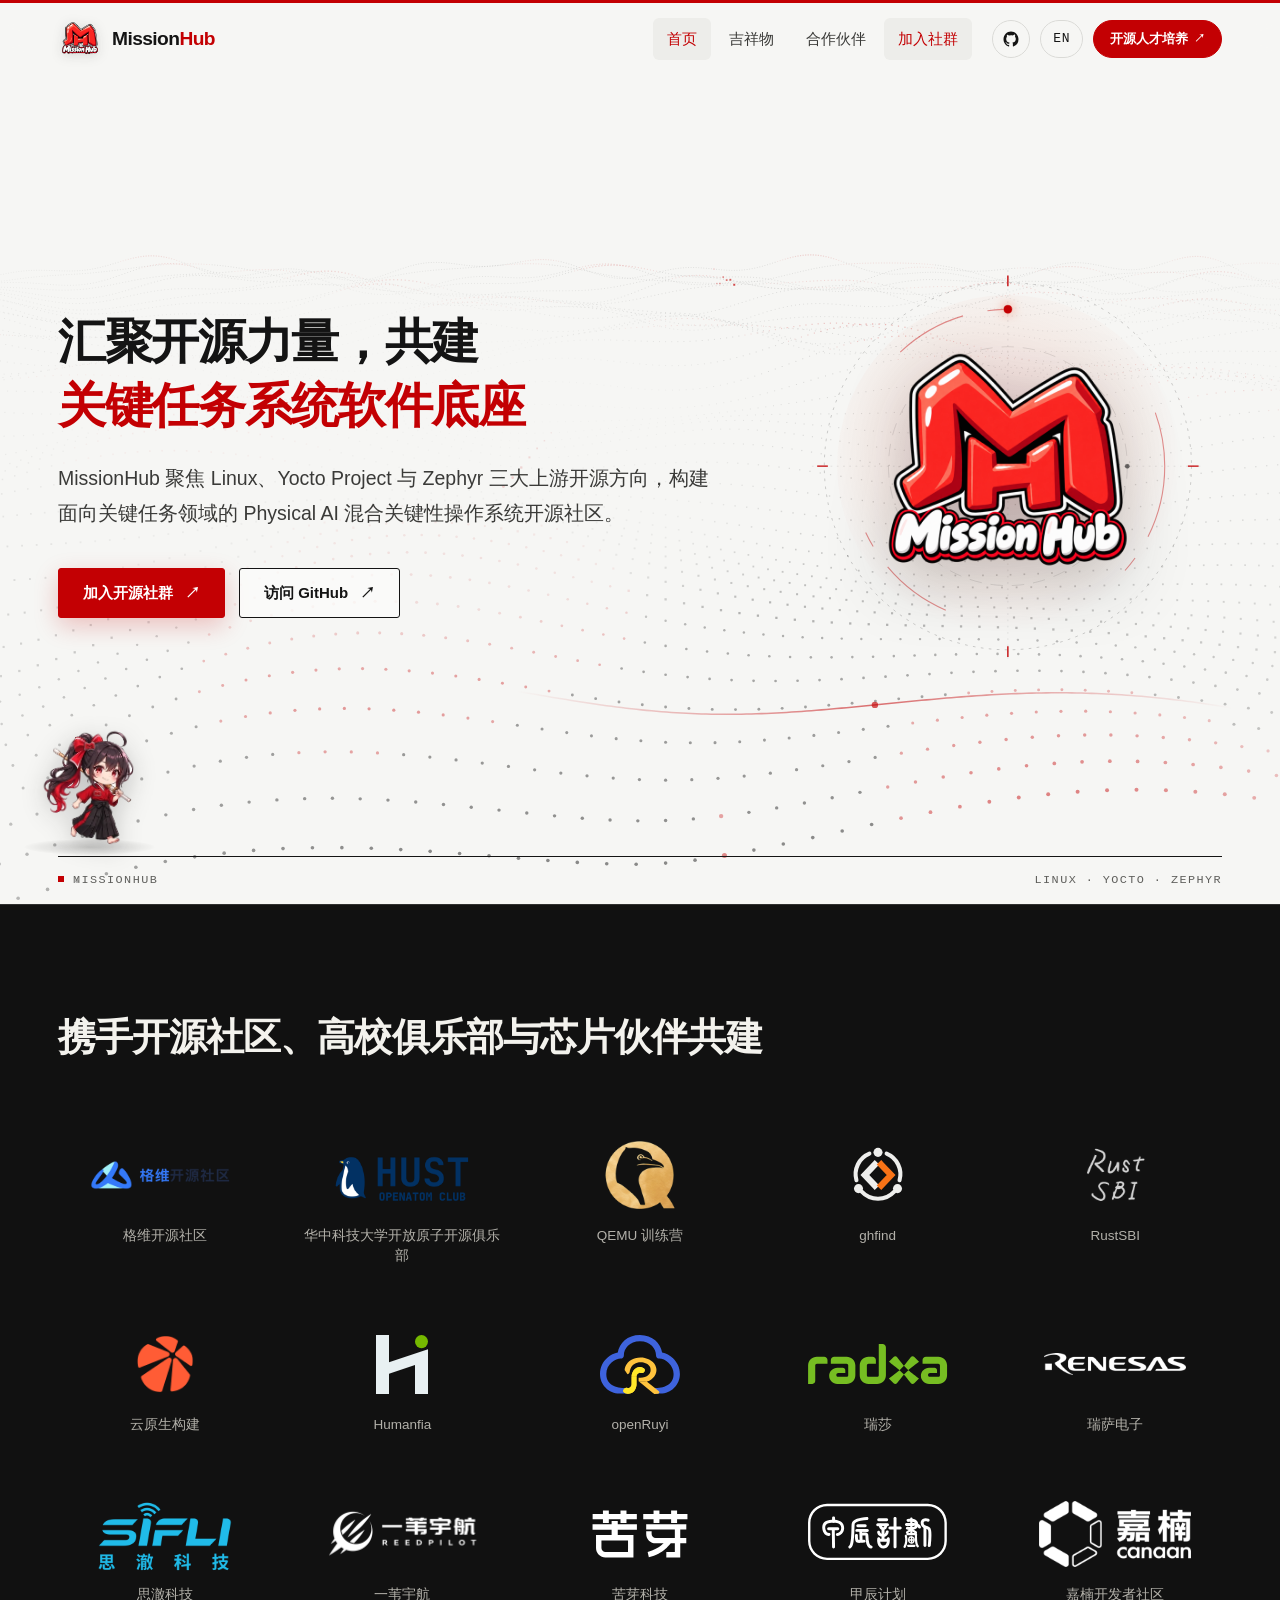
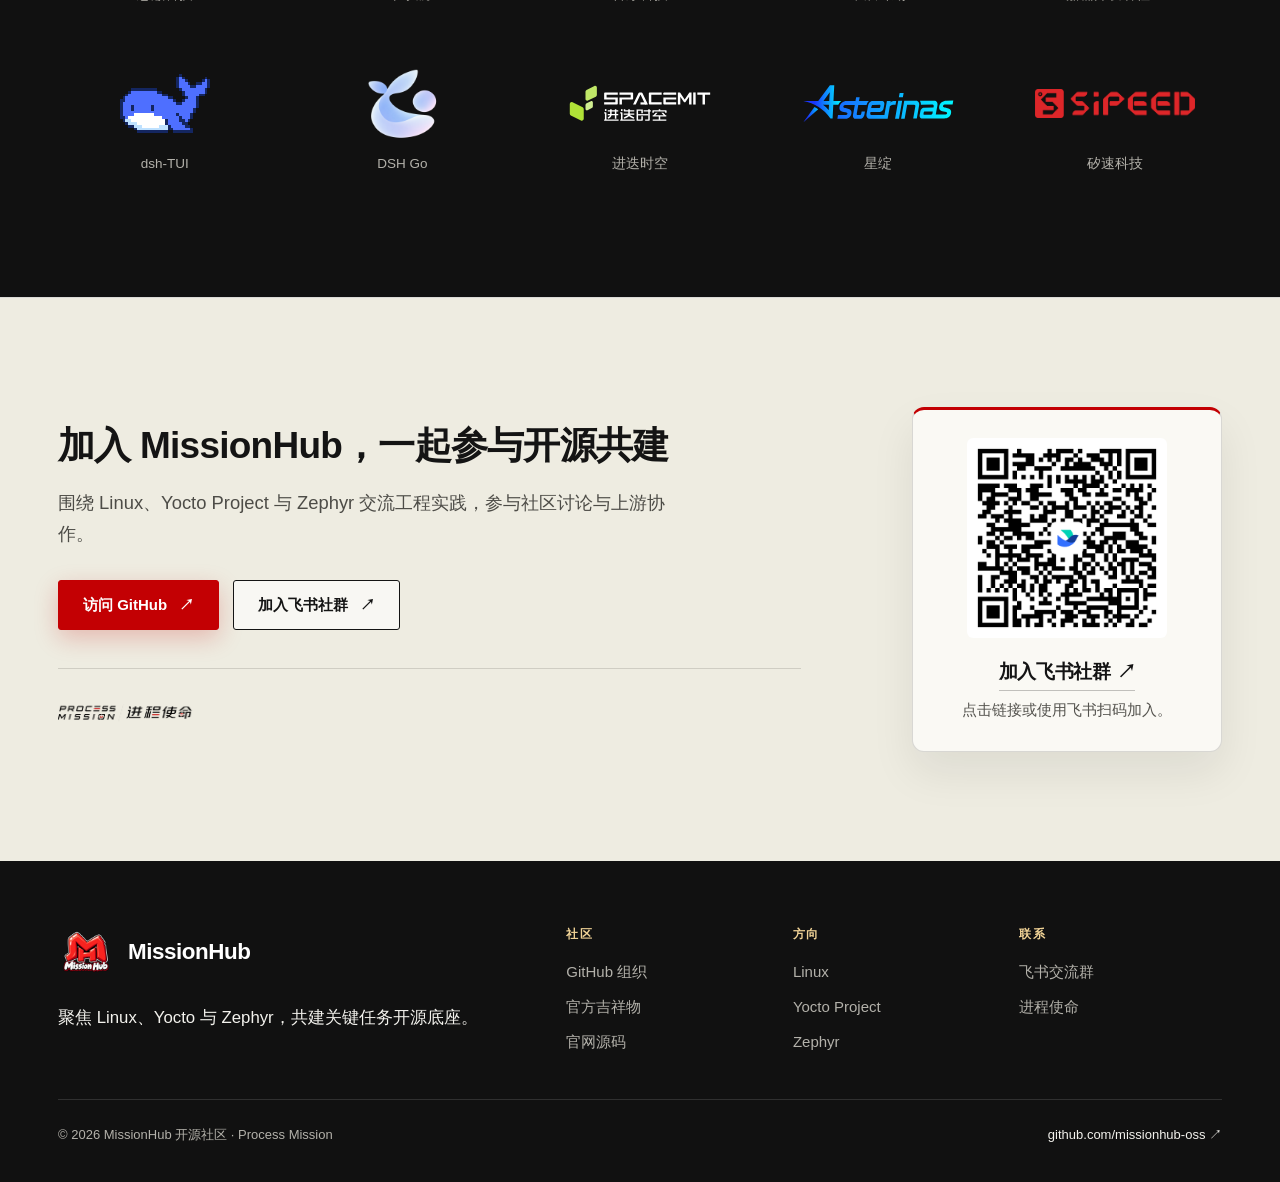
<file: index.html>
<!doctype html>
<html lang="zh-CN">
<head>
  <meta charset="utf-8">
  <meta name="viewport" content="width=device-width, initial-scale=1">
  <meta name="theme-color" content="#F6F6F4">
  <title>MissionHub 开源社区</title>
  <meta name="description" content="MissionHub 聚焦 Linux、Yocto Project 与 Zephyr 三大上游开源方向，构建面向关键任务领域的 Physical AI 混合关键性操作系统开源社区。">
  <meta property="og:title" content="MissionHub 开源社区">
  <meta property="og:description" content="MissionHub 聚焦 Linux、Yocto Project 与 Zephyr 三大上游开源方向，构建面向关键任务领域的 Physical AI 混合关键性操作系统开源社区。">
  <meta property="og:type" content="website">
  <meta property="og:image" content="./assets/missionhub-logo-web.png">
  <link rel="icon" href="./assets/favicon.png" type="image/png">
  <link rel="stylesheet" href="./styles/tokens.css">
  <link rel="stylesheet" href="./styles/main.css">
</head>
<body id="top" data-page="home">
  <a class="skip-link" href="#main" data-i18n="skip">跳转到正文</a>

  <header class="site-header">
    <div class="shell header-inner">
      <a class="brand" href="./" aria-label="MissionHub 开源社区首页" data-i18n-aria-label="nav.homeAria">
        <img class="brand-logo" src="./assets/missionhub-logo-web.png" width="44" height="44" alt="MissionHub Logo">
        <span class="brand-name">Mission<span>Hub</span></span>
      </a>

      <nav class="main-nav" id="main-nav" aria-label="主导航" data-i18n-aria-label="nav.aria">
        <a href="./" aria-current="page" data-i18n="nav.home">首页</a>
        <a href="./mascot/" data-i18n="nav.mascot">吉祥物</a>
        <a href="#partners" data-i18n="nav.partners">合作伙伴</a>
        <a href="#join" data-i18n="nav.join">加入社群</a>
      </nav>

      <div class="header-actions">
        <a class="icon-btn" href="https://github.com/missionhub-oss" target="_blank" rel="noopener noreferrer" aria-label="MissionHub GitHub">
          <svg width="18" height="18" viewBox="0 0 24 24" fill="currentColor" aria-hidden="true">
            <path d="M12 2C6.48 2 2 6.58 2 12.26c0 4.54 2.87 8.39 6.84 9.75.5.09.68-.22.68-.49 0-.24-.01-.88-.01-1.72-2.78.62-3.37-1.37-3.37-1.37-.45-1.18-1.11-1.49-1.11-1.49-.91-.64.07-.63.07-.63 1 .07 1.53 1.06 1.53 1.06.89 1.57 2.34 1.12 2.91.85.09-.66.35-1.12.63-1.38-2.22-.26-4.56-1.14-4.56-5.08 0-1.12.39-2.04 1.03-2.76-.1-.26-.45-1.3.1-2.71 0 0 .84-.28 2.75 1.05A9.35 9.35 0 0 1 12 6.84c.85 0 1.71.12 2.51.35 1.91-1.33 2.75-1.05 2.75-1.05.55 1.41.2 2.45.1 2.71.64.72 1.03 1.64 1.03 2.76 0 3.95-2.34 4.82-4.57 5.07.36.32.68.94.68 1.9 0 1.37-.01 2.48-.01 2.82 0 .27.18.59.69.49A10.27 10.27 0 0 0 22 12.26C22 6.58 17.52 2 12 2Z"/>
          </svg>
        </a>
        <button type="button" class="lang-toggle" id="lang-toggle" aria-label="Switch to English">EN</button>
        <a class="header-cta" href="https://missionhub-oss.github.io/mfcp/" target="_blank" rel="noopener noreferrer">
          <span data-i18n="nav.mfcp">开源人才培养</span>
          <span class="header-cta-arrow" aria-hidden="true">↗</span>
        </a>
        <button type="button" class="menu-toggle" id="menu-toggle" aria-expanded="false" aria-controls="main-nav" aria-label="打开导航菜单">
          <svg width="20" height="20" viewBox="0 0 24 24" fill="none" stroke="currentColor" stroke-width="1.8" stroke-linecap="round" aria-hidden="true">
            <path class="i-open" d="M4 7h16M4 12h16M4 17h16"/>
            <path class="i-close" d="M6 6l12 12M18 6L6 18" hidden/>
          </svg>
        </button>
      </div>
    </div>
  </header>

  <main id="main">
    <!-- Full-viewport Hero: Dot-sea wave canvas + kinetic MissionHub emblem stage -->
    <section class="hero" aria-labelledby="hero-title">
      <canvas class="hero-field" id="hero-field" aria-hidden="true"></canvas>

      <div class="shell hero-grid">
        <div class="hero-copy">
          <h1 id="hero-title">
            <span data-i18n="hero.title1">汇聚开源力量，共建</span>
            <span class="accent" data-i18n="hero.title2">关键任务系统软件底座</span>
          </h1>
          <p class="hero-lead" data-i18n="hero.lead">MissionHub 聚焦 Linux、Yocto Project 与 Zephyr 三大上游开源方向，构建面向关键任务领域的 Physical AI 混合关键性操作系统开源社区。</p>

          <div class="btn-row">
            <a class="btn btn-primary" href="https://applink.feishu.cn/client/chat/chatter/add_by_link?link_token=d5cqd95c-407b-4c87-8bb0-fd7293fa0193" target="_blank" rel="noopener noreferrer">
              <span data-i18n="hero.ctaPrimary">加入开源社群</span>
              <span class="btn-arrow" aria-hidden="true">↗</span>
            </a>
            <a class="btn btn-outline" href="https://github.com/missionhub-oss" target="_blank" rel="noopener noreferrer">
              <span data-i18n="hero.ctaSecondary">访问 GitHub</span>
              <span class="btn-arrow" aria-hidden="true">↗</span>
            </a>
          </div>
        </div>

        <div class="hub-stage" aria-hidden="true">
          <svg class="hub-dial" viewBox="0 0 480 480">
            <line class="hub-axis" x1="20" y1="240" x2="460" y2="240"/>
            <line class="hub-axis" x1="240" y1="20" x2="240" y2="460"/>
            <circle class="hub-ring-outer" cx="240" cy="240" r="206"/>
            <g class="hub-ring-orbit">
              <circle cx="240" cy="240" r="176" fill="none"/>
              <circle class="hub-orbit-dot" cx="240" cy="64" r="4.5"/>
            </g>
            <g class="hub-ring-inner">
              <circle cx="240" cy="240" r="134" fill="none" stroke-dasharray="14 10"/>
              <circle cx="374" cy="240" r="2.6" fill="#141414" opacity="0.6"/>
            </g>
            <path class="hub-tick" d="M240 26v12M240 442v12M26 240h12M442 240h12"/>
          </svg>

          <div class="hub-logo-wrap">
            <img src="./assets/missionhub-logo-web.png" width="640" height="640" alt="MissionHub 官方标识">
          </div>
        </div>
      </div>

      <div class="shell hero-foot" aria-hidden="true">
        <div class="hero-foot-inner">
          <span><i></i>MISSIONHUB</span>
          <span>LINUX · YOCTO · ZEPHYR</span>
        </div>
      </div>
    </section>

    <!-- Obsidian Dark Band — Ecosystem Partners -->
    <section class="section band-dark" id="partners" aria-labelledby="partners-title">
      <div class="shell">
        <div class="section-head-simple">
          <h2 class="section-title highlight-title one-line" id="partners-title"><span data-i18n="partners.title">携手开源社区、高校俱乐部与芯片伙伴共建</span></h2>
        </div>

        <div class="partner-grid reveal">
          <a class="partner-link partner-gevico" href="https://github.com/gevico" target="_blank" rel="noopener noreferrer">
            <span class="partner-logo"><img src="./assets/partners/gevico.png" alt="" width="400" height="131" loading="lazy"></span>
            <span class="partner-name" data-i18n="partners.gevico">格维开源社区</span>
          </a>
          <a class="partner-link partner-hust" href="https://hust.openatom.club/" target="_blank" rel="noopener noreferrer">
            <span class="partner-logo"><img src="./assets/partners/hust-openatom.png" alt="" width="400" height="172" loading="lazy"></span>
            <span class="partner-name" data-i18n="partners.hust">华中科技大学开放原子开源俱乐部</span>
          </a>
          <a class="partner-link partner-qemu-camp" href="https://qemu.gevico.online/" target="_blank" rel="noopener noreferrer">
            <span class="partner-logo"><img src="./assets/partners/qemu-camp.png" alt="" width="400" height="400" loading="lazy"></span>
            <span class="partner-name" data-i18n="partners.qemucamp">QEMU 训练营</span>
          </a>
          <a class="partner-link partner-ghfind" href="https://ghfind.com/" target="_blank" rel="noopener noreferrer">
            <span class="partner-logo"><img src="./assets/partners/ghfind-mark.svg" alt="" width="64" height="64" loading="lazy"></span>
            <span class="partner-name" data-i18n="partners.ghfind">ghfind</span>
          </a>
          <a class="partner-link partner-rustsbi" href="https://rustsbi.com/#/main" target="_blank" rel="noopener noreferrer">
            <span class="partner-logo"><img src="./assets/partners/rustsbi.png" alt="" width="200" height="200" loading="lazy"></span>
            <span class="partner-name" data-i18n="partners.rustsbi">RustSBI</span>
          </a>
          <a class="partner-link partner-cnb" href="https://cnb.cool/" target="_blank" rel="noopener noreferrer">
            <span class="partner-logo"><img src="./assets/partners/cnb.png" alt="" width="128" height="128" loading="lazy"></span>
            <span class="partner-name" data-i18n="partners.cnb">云原生构建</span>
          </a>
          <a class="partner-link partner-humanfia" href="https://humanfia.ai/" target="_blank" rel="noopener noreferrer">
            <span class="partner-logo"><img src="./assets/partners/humanfia.svg" alt="" width="96" height="108" loading="lazy"></span>
            <span class="partner-name" data-i18n="partners.humanfia">Humanfia</span>
          </a>
          <a class="partner-link partner-openruyi" href="https://www.openruyi.cn/" target="_blank" rel="noopener noreferrer">
            <span class="partner-logo"><img src="./assets/partners/openruyi.svg" alt="" width="261" height="192" loading="lazy"></span>
            <span class="partner-name" data-i18n="partners.openruyi">openRuyi</span>
          </a>
          <a class="partner-link partner-radxa" href="https://radxa.com/community/" target="_blank" rel="noopener noreferrer">
            <span class="partner-logo"><img src="./assets/partners/radxa.svg" alt="" width="64" height="20" loading="lazy"></span>
            <span class="partner-name" data-i18n="partners.radxa">瑞莎</span>
          </a>
          <a class="partner-link partner-renesas" href="https://www.renesas.com/" target="_blank" rel="noopener noreferrer">
            <span class="partner-logo"><img src="./assets/partners/renesas.png" alt="" width="400" height="64" loading="lazy"></span>
            <span class="partner-name" data-i18n="partners.renesas">瑞萨电子</span>
          </a>
          <a class="partner-link partner-sifli" href="https://www.sifli.com/zh-hans" target="_blank" rel="noopener noreferrer">
            <span class="partner-logo"><img src="./assets/partners/sifli.png" alt="" width="400" height="400" loading="lazy"></span>
            <span class="partner-name" data-i18n="partners.sifli">思澈科技</span>
          </a>
          <a class="partner-link partner-reedpilot" href="https://www.reedpilot.com/" target="_blank" rel="noopener noreferrer">
            <span class="partner-logo"><img src="./assets/partners/reedpilot.png" alt="" width="400" height="400" loading="lazy"></span>
            <span class="partner-name" data-i18n="partners.reedpilot">一苇宇航</span>
          </a>
          <a class="partner-link partner-kubuds" href="https://kubuds.io/" target="_blank" rel="noopener noreferrer">
            <span class="partner-logo"><img src="./assets/partners/kubuds.svg" alt="" width="176" height="100" loading="lazy"></span>
            <span class="partner-name" data-i18n="partners.kubuds">苦芽科技</span>
          </a>
          <a class="partner-link partner-jiachen" href="https://rv2036.org/" target="_blank" rel="noopener noreferrer">
            <span class="partner-logo"><img src="./assets/partners/jiachen.svg" alt="" width="1191" height="1191" loading="lazy"></span>
            <span class="partner-name" data-i18n="partners.jiachen">甲辰计划</span>
          </a>
          <a class="partner-link partner-canaan" href="https://www.kendryte.com/" target="_blank" rel="noopener noreferrer">
            <span class="partner-logo"><img src="./assets/partners/canaan.png" alt="" width="400" height="174" loading="lazy"></span>
            <span class="partner-name" data-i18n="partners.canaan">嘉楠开发者社区</span>
          </a>
          <a class="partner-link partner-dsh-tui" href="https://dshtui.com/" target="_blank" rel="noopener noreferrer">
            <span class="partner-logo"><img src="./assets/partners/dsh-tui.svg" alt="" width="204" height="138" loading="lazy"></span>
            <span class="partner-name" data-i18n="partners.dshtui">dsh-TUI</span>
          </a>
          <a class="partner-link partner-dsh-go" href="https://go.dshtui.com/" target="_blank" rel="noopener noreferrer">
            <span class="partner-logo"><img src="./assets/partners/dsh-go.png" alt="" width="400" height="400" loading="lazy"></span>
            <span class="partner-name" data-i18n="partners.dshgo">DSH Go</span>
          </a>
          <a class="partner-link partner-spacemit" href="https://www.spacemit.com/" target="_blank" rel="noopener noreferrer">
            <span class="partner-logo"><img src="./assets/partners/spacemit.svg" alt="" width="1920" height="523" loading="lazy"></span>
            <span class="partner-name" data-i18n="partners.spacemit">进迭时空</span>
          </a>
          <a class="partner-link partner-asterinas" href="https://asterinas.github.io/" target="_blank" rel="noopener noreferrer">
            <span class="partner-logo"><img src="./assets/partners/asterinas.svg" alt="" width="430" height="112" loading="lazy"></span>
            <span class="partner-name" data-i18n="partners.asterinas">星绽</span>
          </a>
          <a class="partner-link partner-sipeed" href="https://sipeed.com/" target="_blank" rel="noopener noreferrer">
            <span class="partner-logo"><img src="./assets/partners/sipeed.svg" alt="" width="3000" height="538" loading="lazy"></span>
            <span class="partner-name" data-i18n="partners.sipeed">矽速科技</span>
          </a>
        </div>
      </div>
    </section>

    <!-- Warm Paper Finale: Join MissionHub & Feishu Group -->
    <section class="section band-paper" id="join" aria-labelledby="join-title">
      <div class="shell join-grid">
        <div class="join-copy reveal">
          <h2 id="join-title" data-i18n="join.title">加入 MissionHub，一起参与开源共建</h2>
          <p data-i18n="join.body">围绕 Linux、Yocto Project 与 Zephyr 交流工程实践，参与社区讨论与上游协作。</p>

          <div class="btn-row">
            <a class="btn btn-primary" href="https://github.com/missionhub-oss" target="_blank" rel="noopener noreferrer">
              <span data-i18n="join.btnOrg">访问 GitHub</span>
              <span class="btn-arrow" aria-hidden="true">↗</span>
            </a>
            <a class="btn btn-outline" href="https://applink.feishu.cn/client/chat/chatter/add_by_link?link_token=d5cqd95c-407b-4c87-8bb0-fd7293fa0193" target="_blank" rel="noopener noreferrer">
              <span data-i18n="join.btnFeishu">加入飞书社群</span>
              <span class="btn-arrow" aria-hidden="true">↗</span>
            </a>
          </div>

          <div class="initiator">
            <a href="https://dsthright.github.io/ProcessMission.webdemo.github.io/" target="_blank" rel="noopener noreferrer" aria-label="Process Mission">
              <img src="./assets/process-mission.png" alt="Process Mission / 进程使命" width="310" height="100" loading="lazy">
            </a>
          </div>
        </div>

        <aside class="community-card reveal">
          <img src="./assets/mfcp-feishu-group.png" alt="MissionHub 飞书交流群二维码" data-i18n-alt="join.qrAlt" width="204" height="204" loading="lazy">
          <h3>
            <a href="https://applink.feishu.cn/client/chat/chatter/add_by_link?link_token=d5cqd95c-407b-4c87-8bb0-fd7293fa0193" target="_blank" rel="noopener noreferrer">
              <span data-i18n="join.cardTitle">加入飞书社群</span>
              <span aria-hidden="true">↗</span>
            </a>
          </h3>
          <p data-i18n="join.cardBody">点击链接或使用飞书扫码加入。</p>
        </aside>
      </div>
    </section>
  </main>

  <footer class="site-footer">
    <div class="shell">
      <div class="footer-top">
        <div>
          <a class="footer-brand" href="#top" aria-label="返回顶部">
            <img src="./assets/missionhub-logo-web.png" width="52" height="52" alt="MissionHub">
            <span class="footer-brand-name">MissionHub</span>
          </a>
          <p class="footer-tagline" data-i18n="footer.tagline">聚焦 Linux、Yocto 与 Zephyr，共建关键任务开源底座。</p>
        </div>

        <div class="footer-cols">
          <div class="footer-col">
            <h4 data-i18n="footer.col1">社区</h4>
            <ul>
              <li><a href="https://github.com/missionhub-oss" target="_blank" rel="noopener noreferrer" data-i18n="footer.org">GitHub 组织</a></li>
              <li><a href="./mascot/" data-i18n="footer.mascot">官方吉祥物</a></li>
              <li><a href="https://github.com/missionhub-oss/website" target="_blank" rel="noopener noreferrer" data-i18n="footer.website">官网源码</a></li>
            </ul>
          </div>
          <div class="footer-col">
            <h4 data-i18n="footer.col2">方向</h4>
            <ul>
              <li><a href="https://www.kernel.org/" target="_blank" rel="noopener noreferrer">Linux</a></li>
              <li><a href="https://www.yoctoproject.org/" target="_blank" rel="noopener noreferrer">Yocto Project</a></li>
              <li><a href="https://zephyrproject.org/" target="_blank" rel="noopener noreferrer">Zephyr</a></li>
            </ul>
          </div>
          <div class="footer-col">
            <h4 data-i18n="footer.col3">联系</h4>
            <ul>
              <li><a href="https://applink.feishu.cn/client/chat/chatter/add_by_link?link_token=d5cqd95c-407b-4c87-8bb0-fd7293fa0193" target="_blank" rel="noopener noreferrer" data-i18n="footer.feishu">飞书交流群</a></li>
              <li><a href="https://dsthright.github.io/ProcessMission.webdemo.github.io/" target="_blank" rel="noopener noreferrer" data-i18n="footer.pm">进程使命</a></li>
            </ul>
          </div>
        </div>
      </div>

      <div class="footer-bottom">
        <span data-i18n="footer.copy">© 2026 MissionHub 开源社区 · Process Mission</span>
        <a href="https://github.com/missionhub-oss" target="_blank" rel="noopener noreferrer">github.com/missionhub-oss ↗</a>
      </div>
    </div>
  </footer>

  <!-- Interactive MissionHub-chan Desktop Pet -->
  <div class="mascot-pet" id="mascot-pet" aria-label="互动吉祥物 MissionHub 娘" data-i18n-aria-label="pet.aria">
    <div class="pet-shadow" aria-hidden="true"></div>
    <div class="pet-mover">
      <div class="pet-fx" aria-hidden="true"></div>
      <button type="button" class="pet-body" aria-label="与 MissionHub 娘互动" data-i18n-aria-label="pet.aria">
        <canvas class="pet-canvas" width="256" height="256" aria-hidden="true"></canvas>
      </button>
    </div>
  </div>

  <script type="module" src="./scripts/main.mjs"></script>
</body>
</html>
</file>
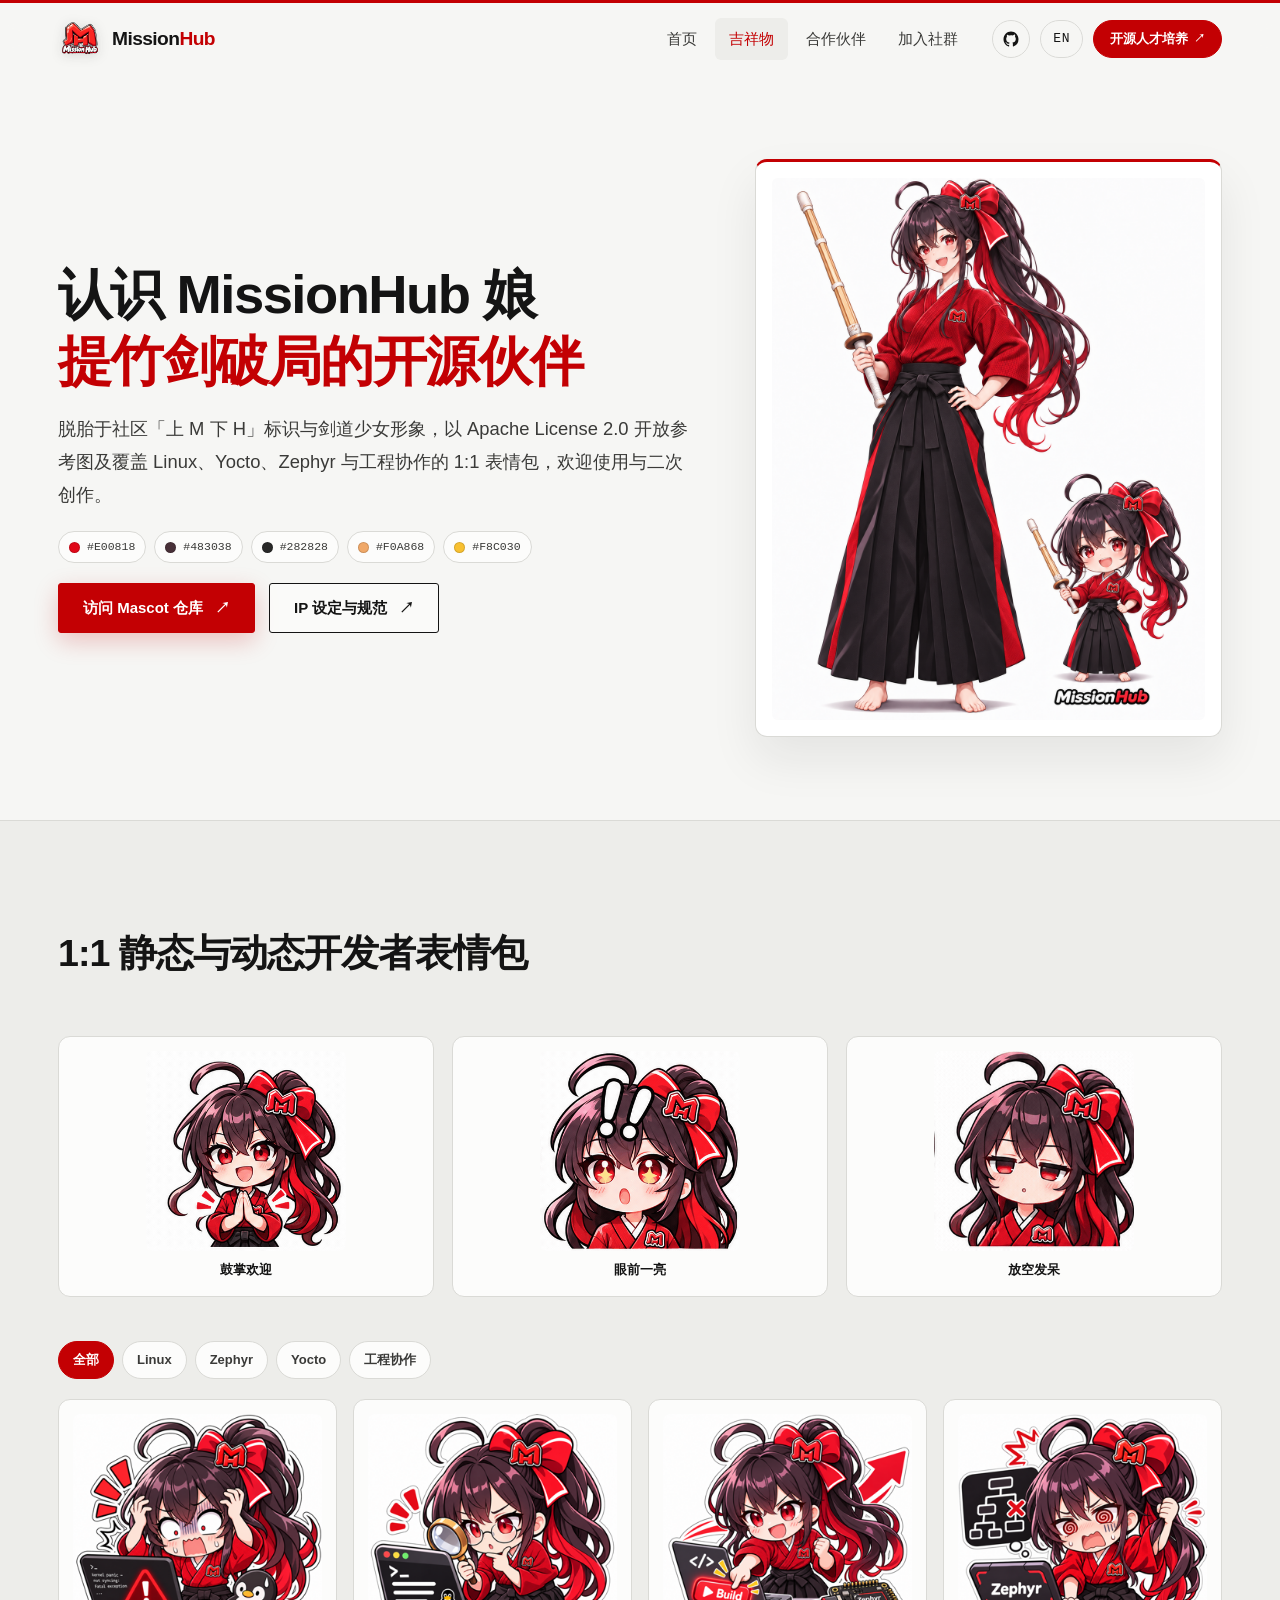
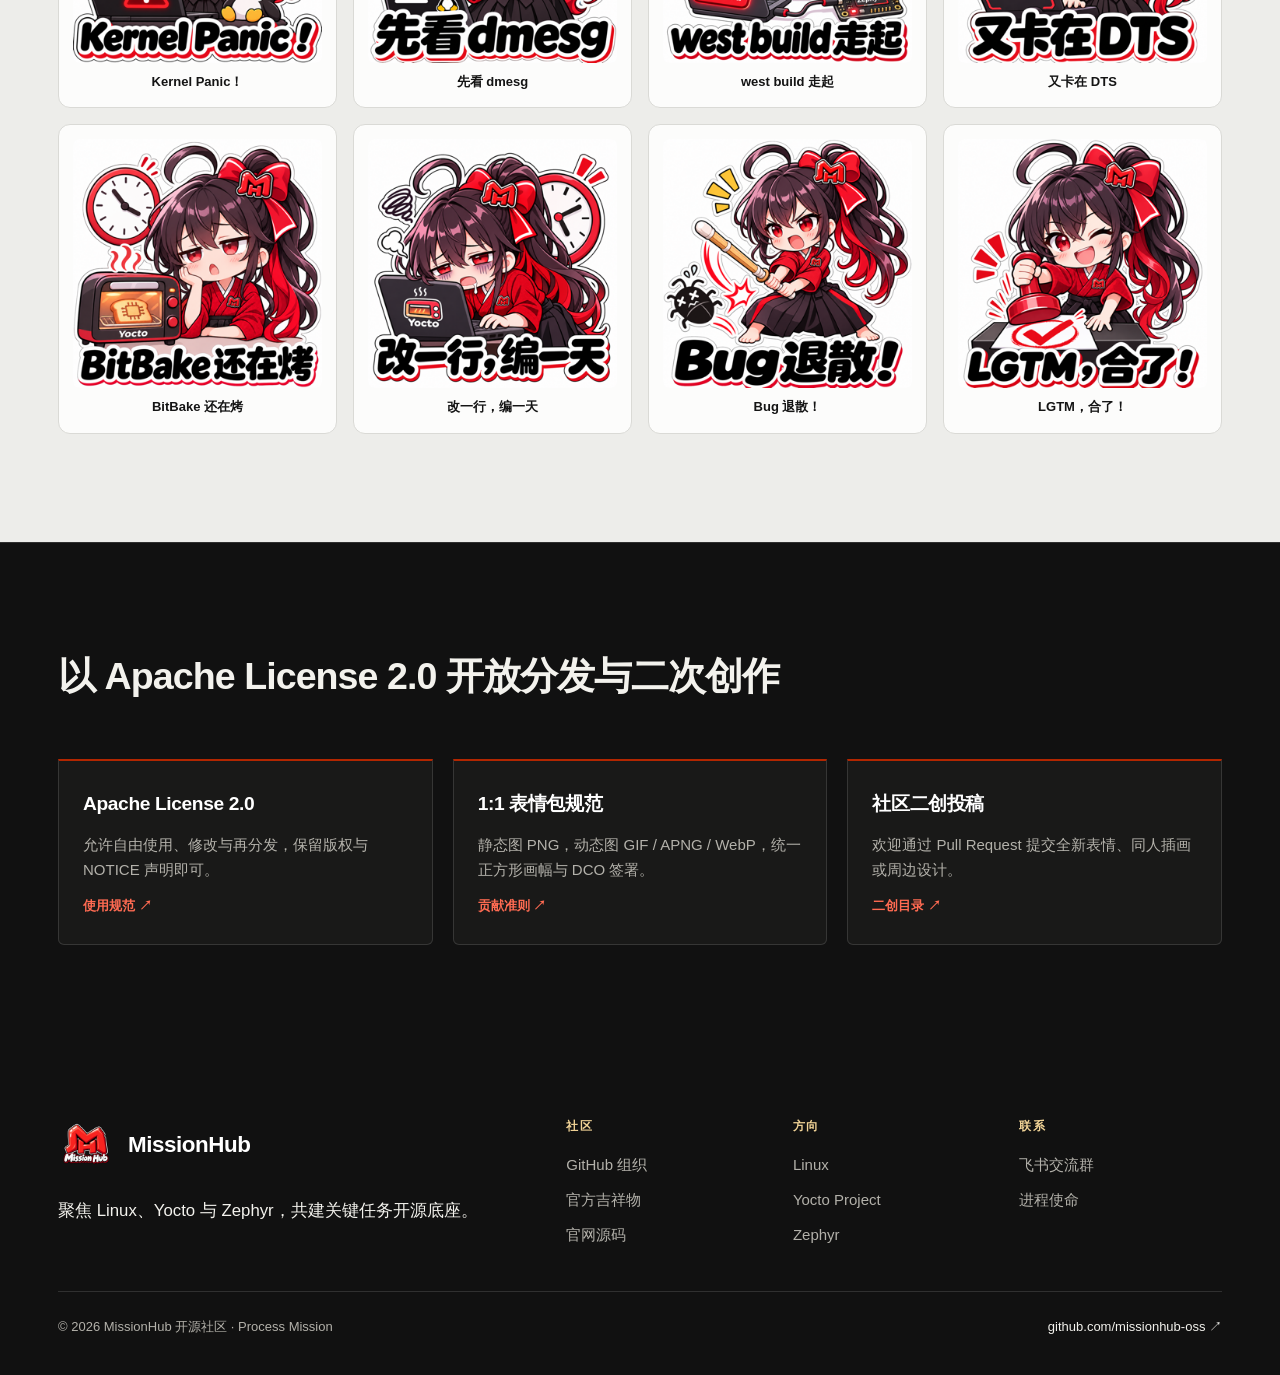
<file: mascot/index.html>
<!doctype html>
<html lang="zh-CN">
<head>
  <meta charset="utf-8">
  <meta name="viewport" content="width=device-width, initial-scale=1">
  <meta name="theme-color" content="#F6F6F4">
  <title>官方吉祥物 MissionHub 娘｜MissionHub 开源社区</title>
  <meta name="description" content="MissionHub 开源社区官方吉祥物 MissionHub 娘形象设定、官方参考图、1:1 静态与动态开发者表情包及 Apache License 2.0 开放二创规范。">
  <meta property="og:title" content="官方吉祥物 MissionHub 娘｜MissionHub 开源社区">
  <meta property="og:description" content="认识提竹剑破局的开源伙伴 MissionHub 娘，浏览官方参考图与 Linux / Yocto / Zephyr 主题 1:1 表情包。">
  <meta property="og:type" content="website">
  <meta property="og:image" content="../assets/mascot/missionhub-chan-reference.png">
  <link rel="icon" href="../assets/favicon.png" type="image/png">
  <link rel="stylesheet" href="../styles/tokens.css">
  <link rel="stylesheet" href="../styles/main.css">
</head>
<body id="top" data-page="mascot">
  <a class="skip-link" href="#main" data-i18n="skip">跳转到正文</a>

  <header class="site-header">
    <div class="shell header-inner">
      <a class="brand" href="../" aria-label="MissionHub 开源社区首页" data-i18n-aria-label="nav.homeAria">
        <img class="brand-logo" src="../assets/missionhub-logo-web.png" width="44" height="44" alt="MissionHub Logo">
        <span class="brand-name">Mission<span>Hub</span></span>
      </a>

      <nav class="main-nav" id="main-nav" aria-label="主导航" data-i18n-aria-label="nav.aria">
        <a href="../" data-i18n="nav.home">首页</a>
        <a href="./" aria-current="page" data-i18n="nav.mascot">吉祥物</a>
        <a href="../#partners" data-i18n="nav.partners">合作伙伴</a>
        <a href="../#join" data-i18n="nav.join">加入社群</a>
      </nav>

      <div class="header-actions">
        <a class="icon-btn" href="https://github.com/missionhub-oss" target="_blank" rel="noopener noreferrer" aria-label="MissionHub GitHub">
          <svg width="18" height="18" viewBox="0 0 24 24" fill="currentColor" aria-hidden="true">
            <path d="M12 2C6.48 2 2 6.58 2 12.26c0 4.54 2.87 8.39 6.84 9.75.5.09.68-.22.68-.49 0-.24-.01-.88-.01-1.72-2.78.62-3.37-1.37-3.37-1.37-.45-1.18-1.11-1.49-1.11-1.49-.91-.64.07-.63.07-.63 1 .07 1.53 1.06 1.53 1.06.89 1.57 2.34 1.12 2.91.85.09-.66.35-1.12.63-1.38-2.22-.26-4.56-1.14-4.56-5.08 0-1.12.39-2.04 1.03-2.76-.1-.26-.45-1.3.1-2.71 0 0 .84-.28 2.75 1.05A9.35 9.35 0 0 1 12 6.84c.85 0 1.71.12 2.51.35 1.91-1.33 2.75-1.05 2.75-1.05.55 1.41.2 2.45.1 2.71.64.72 1.03 1.64 1.03 2.76 0 3.95-2.34 4.82-4.57 5.07.36.32.68.94.68 1.9 0 1.37-.01 2.48-.01 2.82 0 .27.18.59.69.49A10.27 10.27 0 0 0 22 12.26C22 6.58 17.52 2 12 2Z"/>
          </svg>
        </a>
        <button type="button" class="lang-toggle" id="lang-toggle" aria-label="Switch to English">EN</button>
        <a class="header-cta" href="https://missionhub-oss.github.io/mfcp/" target="_blank" rel="noopener noreferrer">
          <span data-i18n="nav.mfcp">开源人才培养</span>
          <span class="header-cta-arrow" aria-hidden="true">↗</span>
        </a>
        <button type="button" class="menu-toggle" id="menu-toggle" aria-expanded="false" aria-controls="main-nav" aria-label="打开导航菜单">
          <svg width="20" height="20" viewBox="0 0 24 24" fill="none" stroke="currentColor" stroke-width="1.8" stroke-linecap="round" aria-hidden="true">
            <path class="i-open" d="M4 7h16M4 12h16M4 17h16"/>
            <path class="i-close" d="M6 6l12 12M18 6L6 18" hidden/>
          </svg>
        </button>
      </div>
    </div>
  </header>

  <main id="main">
    <!-- Mascot Hero -->
    <section class="mascot-hero" aria-labelledby="mascot-page-title">
      <div class="shell mascot-hero-grid">
        <div class="mascot-copy">
          <h1 id="mascot-page-title">
            <span data-i18n="mascot.pageTitle1">认识 MissionHub 娘</span>
            <span class="accent" data-i18n="mascot.pageTitle2">提竹剑破局的开源伙伴</span>
          </h1>
          <p class="mascot-lead" data-i18n="mascot.body">脱胎于社区「上 M 下 H」标识与剑道少女形象，以 Apache License 2.0 开放参考图及覆盖 Linux、Yocto、Zephyr 与工程协作的 1:1 表情包，欢迎使用与二次创作。</p>

          <div class="palette-row" aria-label="MissionHub 娘官方色板">
            <span class="swatch" style="--sw:#E00818"><i></i>#E00818</span>
            <span class="swatch" style="--sw:#483038"><i></i>#483038</span>
            <span class="swatch" style="--sw:#282828"><i></i>#282828</span>
            <span class="swatch" style="--sw:#F0A868"><i></i>#F0A868</span>
            <span class="swatch" style="--sw:#F8C030"><i></i>#F8C030</span>
          </div>

          <div class="btn-row">
            <a class="btn btn-primary" href="https://github.com/missionhub-oss/mascot" target="_blank" rel="noopener noreferrer">
              <span data-i18n="mascot.ctaRepo">访问 Mascot 仓库</span>
              <span class="btn-arrow" aria-hidden="true">↗</span>
            </a>
            <a class="btn btn-outline" href="https://github.com/missionhub-oss/mascot/blob/main/docs/ip-guide.md" target="_blank" rel="noopener noreferrer">
              <span data-i18n="mascot.ctaGuide">IP 设定与规范</span>
              <span class="btn-arrow" aria-hidden="true">↗</span>
            </a>
          </div>
        </div>

        <figure class="mascot-ref-card">
          <img src="../assets/mascot/missionhub-chan-reference.png" width="1122" height="1402" alt="MissionHub 娘正式形象与 Q 版形象官方参考图" data-i18n-alt="mascot.refAlt">
        </figure>
      </div>
    </section>

    <!-- Warm Stone Band — Animated & Static Sticker Gallery -->
    <section class="section band-stone" id="stickers" aria-labelledby="stickers-title">
      <div class="shell">
        <div class="section-head-simple">
          <h2 class="section-title highlight-title one-line" id="stickers-title"><span data-i18n="mascot.galleryTitle">1:1 静态与动态开发者表情包</span></h2>
        </div>

        <div class="sticker-anim-grid reveal">
          <button type="button" class="sticker-card sticker-anim-card" data-sticker-trigger data-sticker-file="animated/01-clapping.gif">
            <img src="../assets/mascot/01-clapping.gif" width="362" height="362" loading="lazy" alt="鼓掌欢迎">
            <span data-i18n="mascot.a1">鼓掌欢迎</span>
          </button>
          <button type="button" class="sticker-card sticker-anim-card" data-sticker-trigger data-sticker-file="animated/02-surprised.gif">
            <img src="../assets/mascot/02-surprised.gif" width="362" height="362" loading="lazy" alt="眼前一亮">
            <span data-i18n="mascot.a2">眼前一亮</span>
          </button>
          <button type="button" class="sticker-card sticker-anim-card" data-sticker-trigger data-sticker-file="animated/03-dazed.gif">
            <img src="../assets/mascot/03-dazed.gif" width="313" height="313" loading="lazy" alt="放空发呆">
            <span data-i18n="mascot.a3">放空发呆</span>
          </button>
        </div>

        <div class="gallery-toolbar">
          <div class="filter-bar" role="group" aria-label="表情包分类筛选" data-i18n-aria-label="mascot.filterAria">
            <button type="button" class="filter-btn is-active" data-sticker-filter="all" aria-pressed="true" data-i18n="mascot.filterAll">全部</button>
            <button type="button" class="filter-btn" data-sticker-filter="linux" aria-pressed="false">Linux</button>
            <button type="button" class="filter-btn" data-sticker-filter="zephyr" aria-pressed="false">Zephyr</button>
            <button type="button" class="filter-btn" data-sticker-filter="yocto" aria-pressed="false">Yocto</button>
            <button type="button" class="filter-btn" data-sticker-filter="dev" aria-pressed="false" data-i18n="mascot.filterDev">工程协作</button>
          </div>
        </div>

        <div class="sticker-static-grid reveal">
          <button type="button" class="sticker-card" data-sticker-cat="linux" data-sticker-trigger data-sticker-file="static/12-kernel-panic.png">
            <img src="../assets/mascot/12-kernel-panic.png" width="320" height="320" loading="lazy" alt="Kernel Panic！">
            <span data-i18n="mascot.s1">Kernel Panic！</span>
          </button>
          <button type="button" class="sticker-card" data-sticker-cat="linux" data-sticker-trigger data-sticker-file="static/13-read-dmesg.png">
            <img src="../assets/mascot/13-read-dmesg.png" width="320" height="320" loading="lazy" alt="先看 dmesg">
            <span data-i18n="mascot.s2">先看 dmesg</span>
          </button>
          <button type="button" class="sticker-card" data-sticker-cat="zephyr" data-sticker-trigger data-sticker-file="static/17-west-build.png">
            <img src="../assets/mascot/17-west-build.png" width="320" height="320" loading="lazy" alt="west build 走起">
            <span data-i18n="mascot.s3">west build 走起</span>
          </button>
          <button type="button" class="sticker-card" data-sticker-cat="zephyr" data-sticker-trigger data-sticker-file="static/15-dts-trouble.png">
            <img src="../assets/mascot/15-dts-trouble.png" width="320" height="320" loading="lazy" alt="又卡在 DTS">
            <span data-i18n="mascot.s4">又卡在 DTS</span>
          </button>
          <button type="button" class="sticker-card" data-sticker-cat="yocto" data-sticker-trigger data-sticker-file="static/18-bitbake-wait.png">
            <img src="../assets/mascot/18-bitbake-wait.png" width="320" height="320" loading="lazy" alt="BitBake 还在烤">
            <span data-i18n="mascot.s5">BitBake 还在烤</span>
          </button>
          <button type="button" class="sticker-card" data-sticker-cat="yocto" data-sticker-trigger data-sticker-file="static/20-one-line-rebuild.png">
            <img src="../assets/mascot/20-one-line-rebuild.png" width="320" height="320" loading="lazy" alt="改一行，编一天">
            <span data-i18n="mascot.s6">改一行，编一天</span>
          </button>
          <button type="button" class="sticker-card" data-sticker-cat="dev" data-sticker-trigger data-sticker-file="static/08-bug-away.png">
            <img src="../assets/mascot/08-bug-away.png" width="320" height="320" loading="lazy" alt="Bug 退散！">
            <span data-i18n="mascot.s7">Bug 退散！</span>
          </button>
          <button type="button" class="sticker-card" data-sticker-cat="dev" data-sticker-trigger data-sticker-file="static/09-lgtm-merge.png">
            <img src="../assets/mascot/09-lgtm-merge.png" width="320" height="320" loading="lazy" alt="LGTM，合了！">
            <span data-i18n="mascot.s8">LGTM，合了！</span>
          </button>
        </div>
      </div>
    </section>

    <!-- Dark Obsidian Band — Open Creation & Apache-2.0 Guidelines -->
    <section class="section band-dark" id="guidelines" aria-labelledby="guidelines-title">
      <div class="shell">
        <div class="section-head-simple">
          <h2 class="section-title highlight-title one-line" id="guidelines-title"><span data-i18n="mascot.guideTitle">以 Apache License 2.0 开放分发与二次创作</span></h2>
        </div>

        <div class="guide-grid reveal">
          <a class="guide-card" href="https://github.com/missionhub-oss/mascot/blob/main/docs/usage-guidelines.md" target="_blank" rel="noopener noreferrer">
            <h3 data-i18n="mascot.g1t">Apache License 2.0</h3>
            <p data-i18n="mascot.g1d">允许自由使用、修改与再分发，保留版权与 NOTICE 声明即可。</p>
            <span class="guide-link" data-i18n="mascot.g1a">使用规范 ↗</span>
          </a>
          <a class="guide-card" href="https://github.com/missionhub-oss/mascot/blob/main/CONTRIBUTING.md" target="_blank" rel="noopener noreferrer">
            <h3 data-i18n="mascot.g2t">1:1 表情包规范</h3>
            <p data-i18n="mascot.g2d">静态图 PNG，动态图 GIF / APNG / WebP，统一正方形画幅与 DCO 签署。</p>
            <span class="guide-link" data-i18n="mascot.g2a">贡献准则 ↗</span>
          </a>
          <a class="guide-card" href="https://github.com/missionhub-oss/mascot/tree/main/characters/missionhub-chan/community" target="_blank" rel="noopener noreferrer">
            <h3 data-i18n="mascot.g3t">社区二创投稿</h3>
            <p data-i18n="mascot.g3d">欢迎通过 Pull Request 提交全新表情、同人插画或周边设计。</p>
            <span class="guide-link" data-i18n="mascot.g3a">二创目录 ↗</span>
          </a>
        </div>
      </div>
    </section>
  </main>

  <footer class="site-footer">
    <div class="shell">
      <div class="footer-top">
        <div>
          <a class="footer-brand" href="../" aria-label="MissionHub 开源社区首页" data-i18n-aria-label="nav.homeAria">
            <img src="../assets/missionhub-logo-web.png" width="52" height="52" alt="MissionHub">
            <span class="footer-brand-name">MissionHub</span>
          </a>
          <p class="footer-tagline" data-i18n="footer.tagline">聚焦 Linux、Yocto 与 Zephyr，共建关键任务开源底座。</p>
        </div>

        <div class="footer-cols">
          <div class="footer-col">
            <h4 data-i18n="footer.col1">社区</h4>
            <ul>
              <li><a href="https://github.com/missionhub-oss" target="_blank" rel="noopener noreferrer" data-i18n="footer.org">GitHub 组织</a></li>
              <li><a href="./" data-i18n="footer.mascot">官方吉祥物</a></li>
              <li><a href="https://github.com/missionhub-oss/website" target="_blank" rel="noopener noreferrer" data-i18n="footer.website">官网源码</a></li>
            </ul>
          </div>
          <div class="footer-col">
            <h4 data-i18n="footer.col2">方向</h4>
            <ul>
              <li><a href="https://www.kernel.org/" target="_blank" rel="noopener noreferrer">Linux</a></li>
              <li><a href="https://www.yoctoproject.org/" target="_blank" rel="noopener noreferrer">Yocto Project</a></li>
              <li><a href="https://zephyrproject.org/" target="_blank" rel="noopener noreferrer">Zephyr</a></li>
            </ul>
          </div>
          <div class="footer-col">
            <h4 data-i18n="footer.col3">联系</h4>
            <ul>
              <li><a href="https://applink.feishu.cn/client/chat/chatter/add_by_link?link_token=d5cqd95c-407b-4c87-8bb0-fd7293fa0193" target="_blank" rel="noopener noreferrer" data-i18n="footer.feishu">飞书交流群</a></li>
              <li><a href="https://dsthright.github.io/ProcessMission.webdemo.github.io/" target="_blank" rel="noopener noreferrer" data-i18n="footer.pm">进程使命</a></li>
            </ul>
          </div>
        </div>
      </div>

      <div class="footer-bottom">
        <span data-i18n="footer.copy">© 2026 MissionHub 开源社区 · Process Mission</span>
        <a href="https://github.com/missionhub-oss" target="_blank" rel="noopener noreferrer">github.com/missionhub-oss ↗</a>
      </div>
    </div>
  </footer>

  <!-- Mascot Sticker Zoom Dialog -->
  <dialog class="lightbox-dialog" id="sticker-lightbox" aria-labelledby="lightbox-title">
    <div class="lightbox-head">
      <strong id="lightbox-title">MissionHub-chan</strong>
      <button type="button" class="lightbox-close" id="lightbox-close" aria-label="Close">×</button>
    </div>
    <div class="lightbox-body">
      <img id="lightbox-img" alt="">
      <p id="lightbox-caption"></p>
    </div>
  </dialog>

  <script type="module" src="../scripts/main.mjs"></script>
</body>
</html>
</file>
<file: styles/tokens.css>
/* SPDX-FileCopyrightText: Copyright (c) 2026 MissionHub Open Source Community */
/* SPDX-License-Identifier: MIT */

:root {
  color-scheme: light;

  /* Editorial light surfaces (Process Mission heritage) */
  --c-bg: #F6F6F4;
  --c-surface: #EDEDEA;
  --c-panel: #FCFCFB;
  --c-paper: #EEECE1;
  --c-ink: #141414;
  --c-ink-2: #3A3A38;
  --c-muted: #5F5F5C;
  --c-line: #DADAD6;

  /* Forge obsidian surfaces (MFCP heritage) */
  --c-dark: #111111;
  --c-dark-2: #191918;
  --c-dark-panel: #1C1B19;
  --c-dark-ink: #F3F2ED;
  --c-dark-muted: #B3B1AA;
  --c-dark-line: rgba(255, 255, 255, 0.13);

  /* Brand signal crimson + forge ember + guild brass */
  --c-red: #C30003;
  --c-red-deep: #B22600;
  --c-ember: #E84C22;
  --c-ember-soft: #FF6B52;
  --c-brass: #D5A657;
  --c-brass-soft: #F1D396;

  /* Typography */
  --f-display: "SF Pro Display", "Helvetica Neue", "PingFang SC", "HarmonyOS Sans SC", "MiSans", "Hiragino Sans GB", "Microsoft YaHei UI", "Microsoft YaHei", "Noto Sans SC", "Segoe UI", sans-serif;
  --f-sans: -apple-system, BlinkMacSystemFont, "PingFang SC", "Hiragino Sans GB", "Microsoft YaHei", "Noto Sans SC", "Segoe UI", sans-serif;
  --f-mono: ui-monospace, "SFMono-Regular", Menlo, Consolas, monospace;

  /* Type scale */
  --t-xs: 0.8125rem;
  --t-sm: 0.9375rem;
  --t-base: 1.03125rem;
  --t-lg: 1.15rem;
  --t-xl: clamp(1.3rem, 1.05rem + 0.8vw, 1.65rem);
  --t-2xl: clamp(1.6rem, 1rem + 1.85vw, 2.625rem);
  --t-hero: clamp(1.68rem, 0.95rem + 2.4vw, 3.35rem);

  /* Spacing scale */
  --s-1: 4px;
  --s-2: 8px;
  --s-3: 12px;
  --s-4: 16px;
  --s-5: 24px;
  --s-6: 32px;
  --s-7: 48px;
  --s-8: 64px;
  --s-9: 92px;
  --s-10: 120px;

  /* Layout */
  --page-max: 1260px;
  --gutter: clamp(18px, 2.4vw, 32px);
  --page-pad: clamp(20px, 4.5vw, 48px);
  --header-h: 72px;
  --radius-sm: 3px;
  --radius: 6px;
  --radius-lg: 12px;

  /* Motion */
  --dur-fast: 180ms;
  --dur-mid: 280ms;
  --dur-reveal: 460ms;
  --ease-out: cubic-bezier(0.2, 0.7, 0.2, 1);
  --ease-sweep: cubic-bezier(0.22, 1, 0.36, 1);
}
</file>
<file: styles/main.css>
/* SPDX-FileCopyrightText: Copyright (c) 2026 MissionHub Open Source Community */
/* SPDX-License-Identifier: MIT */

*, *::before, *::after { box-sizing: border-box; }
html {
  scroll-behavior: smooth;
  scroll-padding-top: calc(var(--header-h) + 20px);
  -webkit-text-size-adjust: 100%;
}
body {
  margin: 0;
  background: var(--c-bg);
  color: var(--c-ink);
  font-family: var(--f-sans);
  font-size: var(--t-base);
  line-height: 1.72;
  -webkit-font-smoothing: antialiased;
  text-rendering: optimizeLegibility;
  overflow-x: clip;
}
img, svg { max-width: 100%; vertical-align: middle; }
a { color: inherit; text-decoration: none; }
button, input { font: inherit; color: inherit; }
button { cursor: pointer; }
h1, h2, h3, h4 {
  font-family: var(--f-display);
  font-weight: 600;
  margin: 0;
  letter-spacing: -0.02em;
}
p { margin: 0; }
::selection { background: var(--c-red); color: #fff; }
:focus-visible { outline: 2px solid var(--c-ember); outline-offset: 4px; border-radius: 2px; }
[hidden] { display: none !important; }

.sr-only {
  position: absolute;
  width: 1px;
  height: 1px;
  overflow: hidden;
  clip: rect(0 0 0 0);
  white-space: nowrap;
  border: 0;
}
.skip-link {
  position: fixed;
  top: 10px;
  left: 16px;
  z-index: 120;
  padding: 10px 18px;
  background: var(--c-ink);
  color: var(--c-dark-ink);
  border-radius: var(--radius-sm);
  transform: translateY(-200%);
}
.skip-link:focus { transform: none; }

.shell {
  width: 100%;
  max-width: var(--page-max);
  margin-inline: auto;
  padding-inline: var(--page-pad);
}

/* ---------- Header (3px crimson bar + warm frosted glass) ---------- */
.site-header {
  position: sticky;
  top: 0;
  z-index: 60;
  background: rgba(246, 246, 244, 0.88);
  backdrop-filter: saturate(140%) blur(14px);
  -webkit-backdrop-filter: saturate(140%) blur(14px);
  border-top: 3px solid var(--c-red);
  border-bottom: 1px solid transparent;
  transition: border-color var(--dur-mid) var(--ease-out), background-color var(--dur-mid) var(--ease-out);
}
.site-header.is-scrolled {
  border-bottom-color: var(--c-line);
  background: rgba(246, 246, 244, 0.96);
}
.header-inner {
  height: var(--header-h);
  display: flex;
  align-items: center;
  gap: 20px;
}
.brand {
  display: inline-flex;
  align-items: center;
  gap: 10px;
  flex: none;
  white-space: nowrap;
}
.brand-logo {
  width: 44px;
  height: 44px;
  object-fit: contain;
  display: block;
  filter: drop-shadow(0 2px 6px rgba(20, 20, 20, 0.14));
  transition: transform var(--dur-fast) var(--ease-out);
}
.brand:hover .brand-logo { transform: translateY(-1px) scale(1.03); }
.brand-name {
  font-family: var(--f-display);
  font-size: 1.2rem;
  font-weight: 700;
  letter-spacing: -0.03em;
  color: var(--c-ink);
}
.brand-name span { color: var(--c-red); }

.main-nav {
  margin-left: auto;
  display: flex;
  align-items: center;
  gap: 4px;
}
.main-nav a {
  padding: 8px 14px;
  font-size: var(--t-sm);
  font-weight: 500;
  color: var(--c-ink-2);
  border-radius: var(--radius);
  transition: color var(--dur-fast) var(--ease-out), background-color var(--dur-fast) var(--ease-out);
  white-space: nowrap;
}
.main-nav a:hover,
.main-nav a[aria-current="true"],
.main-nav a[aria-current="page"] {
  color: var(--c-ink);
  background: var(--c-surface);
}
.main-nav a[aria-current="true"],
.main-nav a[aria-current="page"] { color: var(--c-red); }

.header-actions {
  display: flex;
  align-items: center;
  gap: 10px;
  flex: none;
}

.lang-toggle,
.icon-btn,
.menu-toggle {
  display: inline-flex;
  align-items: center;
  justify-content: center;
  min-width: 38px;
  height: 38px;
  padding: 0 12px;
  background: transparent;
  border: 1px solid var(--c-line);
  border-radius: 999px;
  font-family: var(--f-mono);
  font-size: var(--t-xs);
  letter-spacing: 0.04em;
  color: var(--c-ink);
  transition: border-color var(--dur-fast) var(--ease-out), background-color var(--dur-fast) var(--ease-out), color var(--dur-fast) var(--ease-out);
}
.icon-btn { padding: 0; width: 38px; }
.lang-toggle:hover,
.icon-btn:hover,
.menu-toggle:hover {
  border-color: var(--c-ink);
  background: var(--c-panel);
}
.header-cta {
  display: inline-flex;
  align-items: center;
  justify-content: center;
  gap: 6px;
  height: 38px;
  padding: 0 16px;
  background: var(--c-red);
  border: 1px solid var(--c-red);
  border-radius: 999px;
  font-size: var(--t-xs);
  font-weight: 600;
  color: #fff;
  white-space: nowrap;
  transition: background-color var(--dur-fast) var(--ease-out), border-color var(--dur-fast) var(--ease-out), transform var(--dur-fast) var(--ease-out), box-shadow var(--dur-fast) var(--ease-out);
}
.header-cta:hover {
  background: var(--c-ember);
  border-color: var(--c-ember);
  transform: translateY(-1px);
  box-shadow: 0 6px 16px rgba(195, 0, 3, 0.22);
}
.header-cta-arrow {
  font-size: 0.85em;
  line-height: 1;
  transition: transform var(--dur-fast) var(--ease-out);
}
.header-cta:hover .header-cta-arrow { transform: translate(1.5px, -1.5px); }
.menu-toggle { display: none; }

/* ---------- Buttons & Links ---------- */
.btn-row {
  display: flex;
  flex-wrap: wrap;
  align-items: center;
  gap: 14px;
}
.btn {
  display: inline-flex;
  align-items: center;
  justify-content: center;
  gap: 12px;
  min-height: 50px;
  padding: 0 24px;
  font-size: var(--t-sm);
  font-weight: 600;
  border-radius: var(--radius-sm);
  border: 1px solid transparent;
  transition: background-color var(--dur-fast) var(--ease-out), border-color var(--dur-fast) var(--ease-out), color var(--dur-fast) var(--ease-out), transform var(--dur-fast) var(--ease-out), box-shadow var(--dur-fast) var(--ease-out);
  white-space: nowrap;
}
.btn:hover { transform: translateY(-2px); }
.btn-arrow { transition: transform var(--dur-fast) var(--ease-out); }
.btn:hover .btn-arrow { transform: translate(2px, -2px); }
.btn-primary {
  background: var(--c-red);
  border-color: var(--c-red);
  color: #fff;
  box-shadow: 0 8px 24px rgba(195, 0, 3, 0.22);
}
.btn-primary:hover {
  background: var(--c-ember);
  border-color: var(--c-ember);
  box-shadow: 0 12px 28px rgba(232, 76, 34, 0.28);
}
.btn-ink {
  background: var(--c-ink);
  border-color: var(--c-ink);
  color: var(--c-dark-ink);
}
.btn-ink:hover {
  background: var(--c-red);
  border-color: var(--c-red);
  color: #fff;
}
.btn-outline {
  background: rgba(252, 252, 251, 0.72);
  border-color: var(--c-ink);
  color: var(--c-ink);
}
.btn-outline:hover {
  background: var(--c-ink);
  color: var(--c-dark-ink);
}

.text-link {
  display: inline-flex;
  align-items: center;
  gap: 8px;
  font-size: var(--t-sm);
  font-weight: 600;
  padding-bottom: 3px;
  border-bottom: 1px solid currentColor;
  transition: color var(--dur-fast) var(--ease-out), border-color var(--dur-fast) var(--ease-out);
}
.text-link:hover { color: var(--c-red); border-color: var(--c-red); }
.band-dark .text-link:hover { color: var(--c-ember); border-color: var(--c-ember); }

/* ---------- Full-Viewport Hero ---------- */
.hero {
  position: relative;
  overflow: clip;
  background: var(--c-bg);
  min-height: clamp(680px, calc(100svh - var(--header-h)), 980px);
  display: flex;
  flex-direction: column;
  justify-content: space-between;
}
.hero-field {
  position: absolute;
  inset: 0;
  width: 100%;
  height: 100%;
  z-index: 0;
  pointer-events: none;
  display: block;
}
.hero-grid {
  position: relative;
  z-index: 1;
  flex: 1;
  display: grid;
  grid-template-columns: minmax(0, 1.32fr) minmax(0, 0.84fr);
  gap: clamp(32px, 5vw, 64px);
  align-items: center;
  align-content: center;
  padding-block: clamp(48px, 6vw, 88px);
}
.hero-copy { min-width: 0; }
.hero h1 {
  font-size: clamp(1.75rem, 1rem + 2.5vw, 3.6rem);
  line-height: 1.18;
  font-weight: 700;
  letter-spacing: -0.028em;
  color: var(--c-ink);
  margin-bottom: 26px;
  text-wrap: balance;
}
.hero h1 > span { display: block; }
html[lang="zh-CN"] .hero h1 > span { white-space: nowrap; }
html[lang="en"] .hero h1 {
  font-size: clamp(1.8rem, 0.95rem + 2.4vw, 3.25rem);
  line-height: 1.12;
  letter-spacing: -0.032em;
}
.hero h1 .accent {
  color: var(--c-red);
  margin-top: 8px;
}
.hero-lead {
  font-size: clamp(1.06rem, 0.95rem + 0.35vw, 1.22rem);
  line-height: 1.78;
  color: var(--c-ink-2);
  max-width: 34em;
  margin-bottom: 38px;
  text-wrap: pretty;
}

/* Kinetic Orbital Emblem Stage */
.hub-stage {
  position: relative;
  height: clamp(380px, 38vw, 520px);
  display: grid;
  place-items: center;
  isolation: isolate;
  transform: perspective(1000px) rotateX(var(--tilt-x, 0deg)) rotateY(var(--tilt-y, 0deg));
  transition: transform 420ms var(--ease-out);
  will-change: transform;
}
.hub-stage::before {
  content: "";
  position: absolute;
  width: 80%;
  aspect-ratio: 1;
  border-radius: 50%;
  background: radial-gradient(circle at 48% 46%, rgba(195, 0, 3, 0.16), rgba(232, 76, 34, 0.06) 48%, transparent 72%);
  animation: hub-glow 6s ease-in-out infinite;
  z-index: -1;
}
.hub-dial {
  position: absolute;
  inset: 0;
  width: 100%;
  height: 100%;
  pointer-events: none;
}
.hub-ring-outer {
  fill: none;
  stroke: rgba(20, 20, 20, 0.22);
  stroke-width: 1;
  stroke-dasharray: 3 6;
}
.hub-ring-orbit {
  fill: none;
  stroke: rgba(195, 0, 3, 0.42);
  stroke-width: 1.25;
  stroke-dasharray: 82 28 18 220;
  transform-origin: 240px 240px;
  animation: orbit-spin 26s linear infinite;
}
.hub-ring-inner {
  fill: none;
  stroke: rgba(20, 20, 20, 0.12);
  stroke-width: 1;
  transform-origin: 240px 240px;
  animation: orbit-spin 20s linear infinite reverse;
}
.hub-axis {
  stroke: rgba(20, 20, 20, 0.12);
  stroke-width: 0.8;
  stroke-dasharray: 2 5;
}
.hub-tick {
  stroke: var(--c-red);
  stroke-width: 1.5;
}
.hub-orbit-dot {
  fill: var(--c-red);
  filter: drop-shadow(0 0 6px rgba(232, 76, 34, 0.65));
}
.hub-logo-wrap {
  position: relative;
  z-index: 2;
  width: min(315px, 68%);
  animation: logo-float 6.8s ease-in-out infinite;
}
.hub-logo-wrap img {
  display: block;
  width: 100%;
  height: auto;
  filter: drop-shadow(0 20px 32px rgba(20, 20, 20, 0.22));
}
.hub-stage.motion-paused,
.hub-stage.motion-paused::before,
.hub-stage.motion-paused * { animation-play-state: paused !important; }

@keyframes orbit-spin { from { transform: rotate(0deg); } to { transform: rotate(360deg); } }
@keyframes logo-float {
  0%, 100% { transform: translate3d(0, 4px, 0); }
  50% { transform: translate3d(0, -8px, 0); }
}
@keyframes hub-glow {
  0%, 100% { opacity: 0.72; transform: scale(0.95); }
  50% { opacity: 1; transform: scale(1.04); }
}

/* Telemetry footer bar */
.hero-foot { position: relative; z-index: 1; }
.hero-foot-inner {
  display: flex;
  align-items: center;
  justify-content: space-between;
  gap: 20px;
  min-height: 48px;
  border-top: 1px solid var(--c-ink);
  font-family: var(--f-mono);
  font-size: 0.74rem;
  letter-spacing: 0.12em;
  color: var(--c-muted);
  white-space: nowrap;
}
.hero-foot-inner i {
  display: inline-block;
  width: 6px;
  height: 6px;
  margin-right: 9px;
  background: var(--c-red);
  vertical-align: 1px;
}

/* ---------- Section Scaffolding & Highlight Sweep ---------- */
.section {
  padding-block: clamp(68px, 8.5vw, 114px);
  border-top: 1px solid var(--c-line);
}
.band-dark {
  background: var(--c-dark);
  color: var(--c-dark-ink);
  border-top-color: var(--c-dark-line);
}
.band-stone {
  background: var(--c-surface);
  color: var(--c-ink);
}
.band-paper {
  background: var(--c-paper);
  color: var(--c-ink);
}

.section-head-simple {
  margin-bottom: clamp(40px, 5vw, 56px);
}
.section-title {
  font-size: var(--t-2xl);
  line-height: 1.22;
  letter-spacing: -0.025em;
  font-weight: 650;
  text-wrap: balance;
}
@media (min-width: 961px) {
  html[lang="zh-CN"] .section-title.one-line {
    white-space: nowrap;
    font-size: clamp(1.65rem, 0.95rem + 1.75vw, 2.75rem);
  }
}

.highlight-title > span {
  position: relative;
  display: inline-block;
  isolation: isolate;
  padding: 0.04em 0.14em 0.08em;
  margin-inline: -0.14em;
  transition: color 360ms var(--ease-sweep);
}
.highlight-title > span::before {
  content: "";
  position: absolute;
  inset: 0;
  z-index: -1;
  background: var(--c-red);
  transform: scaleX(0);
  transform-origin: left center;
  transition: transform 420ms var(--ease-sweep);
}
.section:hover .highlight-title > span,
.section:focus-within .highlight-title > span {
  color: #fff;
}
.section:hover .highlight-title > span::before,
.section:focus-within .highlight-title > span::before {
  transform: scaleX(1);
}
.band-dark .highlight-title > span::before { background: var(--c-red-deep); }

/* ---------- Dedicated Mascot Page (/mascot/) ---------- */
.mascot-hero {
  background: var(--c-bg);
  padding-block: clamp(48px, 6.5vw, 88px);
}
.mascot-hero-grid {
  display: grid;
  grid-template-columns: minmax(0, 1.15fr) minmax(0, 0.85fr);
  gap: clamp(32px, 5vw, 64px);
  align-items: center;
}
.mascot-hero h1 {
  font-size: clamp(2rem, 1.2rem + 2.8vw, 3.4rem);
  line-height: 1.16;
  font-weight: 700;
  letter-spacing: -0.028em;
  color: var(--c-ink);
}
.mascot-hero h1 .accent {
  display: block;
  color: var(--c-red);
  margin-top: 4px;
}
.mascot-lead {
  font-size: var(--t-lg);
  line-height: 1.74;
  color: var(--c-ink);
}
.mascot-copy {
  display: grid;
  gap: 20px;
}
.mascot-copy p {
  color: var(--c-ink-2);
  line-height: 1.78;
}
.mascot-ref-card {
  margin: 0;
  padding: 16px;
  background: #fff;
  border: 1px solid var(--c-line);
  border-top: 3px solid var(--c-red);
  border-radius: var(--radius-lg);
  box-shadow: 0 22px 48px rgba(20, 20, 20, 0.08);
}
.mascot-ref-card img {
  display: block;
  width: 100%;
  height: auto;
  border-radius: var(--radius);
}
.palette-row {
  display: flex;
  flex-wrap: wrap;
  gap: 8px;
}
.swatch {
  display: inline-flex;
  align-items: center;
  gap: 7px;
  padding: 5px 10px;
  border-radius: 999px;
  background: var(--c-panel);
  border: 1px solid var(--c-line);
  font-family: var(--f-mono);
  font-size: 11.5px;
  color: var(--c-ink-2);
}
.swatch i {
  width: 11px;
  height: 11px;
  border-radius: 50%;
  background: var(--sw);
  border: 1px solid rgba(0, 0, 0, 0.14);
}

.gallery-subhead {
  display: flex;
  align-items: center;
  gap: 10px;
  font-family: var(--f-mono);
  font-size: var(--t-xs);
  font-weight: 600;
  letter-spacing: 0.12em;
  text-transform: uppercase;
  color: var(--c-muted);
  margin-bottom: 18px;
}
.gallery-subhead::before {
  content: "";
  width: 20px;
  height: 2px;
  background: var(--c-red);
}
.sticker-anim-grid {
  display: grid;
  grid-template-columns: repeat(3, minmax(0, 1fr));
  gap: 18px;
  margin-bottom: 44px;
}
.sticker-anim-card {
  padding: 20px 18px 18px;
  background: radial-gradient(circle at 50% 40%, rgba(224, 8, 24, 0.06), transparent 68%), var(--c-panel);
  border-color: rgba(195, 0, 3, 0.2);
}
.sticker-anim-card img {
  max-width: 200px;
}

.gallery-toolbar {
  display: flex;
  flex-wrap: wrap;
  align-items: center;
  justify-content: space-between;
  gap: 14px 24px;
  margin-bottom: 20px;
}
.gallery-toolbar .gallery-subhead { margin-bottom: 0; }
.filter-bar {
  display: flex;
  flex-wrap: wrap;
  gap: 8px;
}
.filter-btn {
  padding: 7px 14px;
  border-radius: 999px;
  border: 1px solid var(--c-line);
  background: var(--c-panel);
  font-size: var(--t-xs);
  font-weight: 600;
  color: var(--c-ink-2);
  transition: border-color var(--dur-fast) var(--ease-out), background-color var(--dur-fast) var(--ease-out), color var(--dur-fast) var(--ease-out);
}
.filter-btn:hover {
  border-color: var(--c-ink);
  color: var(--c-ink);
}
.filter-btn.is-active {
  background: var(--c-red);
  border-color: var(--c-red);
  color: #fff;
}

.sticker-static-grid {
  display: grid;
  grid-template-columns: repeat(4, minmax(0, 1fr));
  gap: 16px;
}
.sticker-card {
  display: flex;
  flex-direction: column;
  align-items: center;
  gap: 8px;
  padding: 14px;
  background: var(--c-panel);
  border: 1px solid var(--c-line);
  border-radius: var(--radius-lg);
  text-align: center;
  transition: transform var(--dur-fast) var(--ease-out), border-color var(--dur-fast) var(--ease-out), box-shadow var(--dur-fast) var(--ease-out);
}
.sticker-card:hover {
  transform: translateY(-4px);
  border-color: var(--c-red);
  box-shadow: 0 14px 28px rgba(20, 20, 20, 0.1);
}
.sticker-card img {
  width: 100%;
  height: auto;
  aspect-ratio: 1;
  object-fit: contain;
  border-radius: var(--radius);
}
.sticker-card span {
  font-size: 13px;
  font-weight: 600;
  color: var(--c-ink);
}
.sticker-card small {
  font-family: var(--f-mono);
  font-size: 11px;
  color: var(--c-muted);
}

.guide-grid {
  display: grid;
  grid-template-columns: repeat(3, minmax(0, 1fr));
  gap: 20px;
}
.guide-card {
  display: flex;
  flex-direction: column;
  gap: 12px;
  padding: 26px 24px;
  background: var(--c-dark-2);
  border: 1px solid var(--c-dark-line);
  border-top: 2px solid var(--c-red-deep);
  border-radius: 0 0 var(--radius) var(--radius);
  transition: border-color var(--dur-fast) var(--ease-out), transform var(--dur-fast) var(--ease-out);
}
.guide-card:hover {
  border-top-color: var(--c-ember);
  border-color: rgba(232, 76, 34, 0.45);
  transform: translateY(-3px);
}
.guide-num {
  font-family: var(--f-mono);
  font-size: 11.5px;
  letter-spacing: 0.1em;
  color: var(--c-brass-soft);
}
.guide-card h3 {
  font-size: 1.2rem;
  color: #fff;
}
.guide-card p {
  font-size: var(--t-sm);
  color: var(--c-dark-muted);
  line-height: 1.72;
  flex: 1;
}
.guide-link {
  font-size: var(--t-xs);
  font-weight: 600;
  color: var(--c-ember-soft);
}

/* Lightbox dialog */
.lightbox-dialog {
  width: min(460px, calc(100vw - 32px));
  padding: 0;
  border: 1px solid var(--c-line);
  border-radius: var(--radius-lg);
  background: var(--c-panel);
  color: var(--c-ink);
  box-shadow: 0 28px 80px rgba(0, 0, 0, 0.35);
}
.lightbox-dialog::backdrop {
  background: rgba(17, 17, 17, 0.72);
  backdrop-filter: blur(6px);
}
.lightbox-head {
  display: flex;
  align-items: center;
  justify-content: space-between;
  gap: 12px;
  padding: 16px 20px;
  border-bottom: 1px solid var(--c-line);
}
.lightbox-head strong { font-size: 1rem; }
.lightbox-close {
  width: 34px;
  height: 34px;
  display: grid;
  place-items: center;
  border: 1px solid var(--c-line);
  border-radius: 999px;
  background: transparent;
  font-size: 20px;
  line-height: 1;
}
.lightbox-close:hover { border-color: var(--c-red); color: var(--c-red); }
.lightbox-body {
  padding: 24px;
  text-align: center;
}
.lightbox-body img {
  width: min(320px, 100%);
  height: auto;
  aspect-ratio: 1;
  object-fit: contain;
  margin-bottom: 14px;
}
.lightbox-body p { font-size: var(--t-sm); color: var(--c-muted); }

/* ---------- Section 03: Ecosystem Partners (Obsidian Dark Wall) ---------- */
.partner-grid {
  --partner-gap: 24px;
  display: flex;
  flex-wrap: wrap;
  justify-content: center;
  gap: 30px var(--partner-gap);
}
.partner-link {
  flex: 0 0 calc((100% - 4 * var(--partner-gap)) / 5);
  min-width: 0;
  display: flex;
  flex-direction: column;
  align-items: center;
  gap: 10px;
  text-align: center;
  padding: 14px 8px;
  border-radius: var(--radius);
  transition: background-color var(--dur-fast) var(--ease-out);
}
.partner-link:hover { background: rgba(255, 255, 255, 0.04); }
.partner-logo {
  height: 82px;
  width: 100%;
  display: flex;
  align-items: center;
  justify-content: center;
  padding-inline: 10px;
  overflow: hidden;
}
.partner-logo img { height: auto; object-fit: contain; max-height: 76px; }
.partner-name {
  font-size: 13.5px;
  line-height: 1.45;
  color: var(--c-dark-muted);
  transition: color var(--dur-fast) var(--ease-out);
  overflow-wrap: anywhere;
}
.partner-link:hover .partner-name { color: var(--c-ember); }

.partner-gevico img { width: 160px; max-width: 100%; }
.partner-hust img { width: 136px; max-width: 86%; }
.partner-ghfind img, .partner-cnb img { width: 58px; }
.partner-qemu-camp img, .partner-rustsbi img, .partner-dsh-go img { width: 74px; }
.partner-rustsbi .partner-logo { background: var(--c-dark); isolation: isolate; }
.partner-rustsbi img { filter: invert(1); mix-blend-mode: screen; }
.partner-humanfia img { width: 52px; }
.partner-openruyi img { width: 80px; }
.partner-radxa img, .partner-renesas img, .partner-spacemit img { width: 142px; max-width: 100%; }
.partner-sifli img { width: 144px; max-height: none; }
.partner-reedpilot img { width: 112%; max-width: none; max-height: none; flex-shrink: 0; transform: translate(0.65%, 2.12%); }
.partner-kubuds img { width: 102px; }
.partner-jiachen img { width: 132%; max-width: none; max-height: none; flex-shrink: 0; filter: brightness(0) invert(1); }
.partner-canaan img { width: 152px; max-width: 100%; }
.partner-dsh-tui img { width: 96px; image-rendering: pixelated; }
.partner-asterinas img { width: 152px; max-width: 100%; }
.partner-sipeed img { width: 160px; max-width: 100%; }

/* ---------- Join Community (Warm Paper Finale) ---------- */
.join-grid {
  display: grid;
  grid-template-columns: minmax(0, 1.35fr) minmax(0, 0.65fr);
  gap: clamp(32px, 5vw, 72px);
  align-items: center;
}
.join-copy h2 {
  font-size: clamp(1.55rem, 0.95rem + 1.7vw, 2.45rem);
  line-height: 1.22;
  margin-bottom: 18px;
  text-wrap: balance;
}
@media (min-width: 961px) {
  html[lang="zh-CN"] .join-copy h2 { white-space: nowrap; }
}
.join-copy > p {
  font-size: var(--t-lg);
  color: #4D4C47;
  max-width: 34em;
  margin-bottom: 30px;
}
.initiator {
  margin-top: 38px;
  padding-top: 22px;
  border-top: 1px solid rgba(20, 20, 20, 0.14);
}
.initiator img {
  height: 44px;
  width: auto;
  display: block;
}

.community-card {
  justify-self: end;
  width: min(310px, 100%);
  padding: 28px 24px;
  background: #FAF9F4;
  border: 1px solid rgba(20, 20, 20, 0.14);
  border-top: 3px solid var(--c-red);
  border-radius: var(--radius-lg);
  box-shadow: 0 20px 44px rgba(20, 20, 20, 0.08);
  text-align: center;
}
.community-card img {
  width: 200px;
  height: 200px;
  object-fit: contain;
  border-radius: var(--radius);
  margin-bottom: 18px;
}
.community-card h3 {
  font-size: 1.18rem;
  margin-bottom: 6px;
}
.community-card h3 a {
  display: inline-flex;
  align-items: center;
  gap: 6px;
  border-bottom: 1px solid rgba(20, 20, 20, 0.25);
  padding-bottom: 2px;
}
.community-card h3 a:hover { color: var(--c-red); border-color: var(--c-red); }
.community-card p {
  font-size: var(--t-sm);
  color: #54534E;
}

/* ---------- Footer ---------- */
.site-footer {
  background: var(--c-dark);
  color: var(--c-dark-muted);
  padding-block: 64px 36px;
  font-size: var(--t-sm);
}
.footer-top {
  display: grid;
  grid-template-columns: minmax(0, 5fr) minmax(0, 7fr);
  gap: 40px;
  padding-bottom: 44px;
  border-bottom: 1px solid var(--c-dark-line);
}
.footer-brand {
  display: inline-flex;
  align-items: center;
  gap: 14px;
}
.footer-brand img {
  width: 56px;
  height: 56px;
  object-fit: contain;
}
.footer-brand-name {
  font-family: var(--f-display);
  font-size: 1.4rem;
  font-weight: 700;
  color: #fff;
  letter-spacing: -0.02em;
}
.footer-tagline {
  margin-top: 16px;
  color: var(--c-dark-ink);
  font-size: 1.05rem;
  max-width: 28em;
}
.footer-cols {
  display: grid;
  grid-template-columns: repeat(3, minmax(0, 1fr));
  gap: 24px;
}
.footer-col h4 {
  font-family: var(--f-mono);
  font-size: 12px;
  letter-spacing: 0.12em;
  text-transform: uppercase;
  color: var(--c-brass-soft);
  margin-bottom: 14px;
}
.footer-col ul {
  list-style: none;
  margin: 0;
  padding: 0;
  display: grid;
  gap: 9px;
}
.footer-col a {
  color: var(--c-dark-muted);
  transition: color var(--dur-fast) var(--ease-out);
}
.footer-col a:hover { color: var(--c-ember); }
.footer-bottom {
  display: flex;
  flex-wrap: wrap;
  align-items: center;
  justify-content: space-between;
  gap: 12px 24px;
  padding-top: 24px;
  font-size: var(--t-xs);
}
.footer-bottom a { color: var(--c-dark-ink); }
.footer-bottom a:hover { color: var(--c-ember); }

/* ---------- Interactive MissionHub-chan Desktop Pet ---------- */
.mascot-pet {
  position: fixed;
  inset: 0;
  z-index: 45;
  pointer-events: none;
  overflow: hidden;
  user-select: none;
  -webkit-user-select: none;
}
.mascot-pet.is-dragging {
  z-index: 80;
}

.pet-shadow {
  position: absolute;
  left: 0;
  bottom: 45px;
  width: 132px;
  height: 16px;
  border-radius: 50%;
  background: radial-gradient(ellipse at center, rgba(17, 17, 17, 0.42) 0%, rgba(17, 17, 17, 0.12) 55%, transparent 74%);
  transform-origin: center center;
  will-change: transform, opacity;
  pointer-events: none;
}

.pet-mover {
  position: absolute;
  left: 0;
  bottom: 50px;
  width: 132px;
  height: 132px;
  display: flex;
  align-items: flex-end;
  justify-content: center;
  will-change: transform;
  pointer-events: none;
}

.pet-body {
  pointer-events: auto;
  position: relative;
  width: 132px;
  height: 132px;
  padding: 0;
  border: 0;
  background: transparent;
  display: flex;
  align-items: flex-end;
  justify-content: center;
  cursor: grab;
  touch-action: none;
  transform-origin: center bottom;
  will-change: transform;
}
.pet-body:focus-visible {
  outline-offset: 6px;
  border-radius: 16px;
}
.mascot-pet.is-dragging .pet-body {
  cursor: grabbing;
}

.pet-canvas {
  display: block;
  width: 132px;
  height: 132px;
  pointer-events: none;
  filter: drop-shadow(0 6px 12px rgba(17, 17, 17, 0.22));
  transition: filter var(--dur-fast) var(--ease-out);
}
.pet-body:hover .pet-canvas {
  filter: drop-shadow(0 10px 18px rgba(195, 0, 3, 0.24));
}

.pet-fx {
  position: absolute;
  inset: 0;
  pointer-events: none;
  overflow: visible;
  z-index: 3;
}
.pet-fx-item {
  position: absolute;
  font-size: 16px;
  font-weight: 700;
  color: var(--c-red);
  text-shadow: 0 2px 6px rgba(255, 255, 255, 0.92);
  pointer-events: none;
  animation: pet-spark-fly 780ms var(--ease-out) forwards;
}
.pet-fx-item:nth-child(even) { color: var(--c-ember); }
.pet-fx-item:nth-child(3n) { color: #D98A1A; }

.pet-fx-zzz {
  position: absolute;
  font-family: var(--f-mono);
  font-size: 14px;
  font-weight: 700;
  color: var(--c-ink-2);
  text-shadow: 0 1px 4px rgba(255, 255, 255, 0.9);
  pointer-events: none;
  animation: pet-zzz-float 1550ms ease-out forwards;
}

@keyframes pet-spark-fly {
  0% { opacity: 0; transform: translate(-50%, -50%) scale(0.45); }
  22% { opacity: 1; transform: translate(-50%, -50%) scale(1.15); }
  100% {
    opacity: 0;
    transform: translate(calc(-50% + var(--dx)), calc(-50% + var(--dy))) rotate(var(--rot)) scale(0.82);
  }
}
@keyframes pet-zzz-float {
  0% { opacity: 0; transform: translate(-50%, 0) scale(0.75); }
  25% { opacity: 0.9; }
  100% { opacity: 0; transform: translate(calc(-50% + 16px), -42px) scale(1.15); }
}

/* ---------- Scroll Reveal ---------- */
.js .reveal {
  opacity: 0;
  transform: translateY(14px);
  transition: opacity var(--dur-reveal) var(--ease-out), transform var(--dur-reveal) var(--ease-out);
}
.js .reveal.is-in {
  opacity: 1;
  transform: none;
}

/* ---------- Responsive Breakpoints ---------- */
@media (max-width: 1120px) {
  .main-nav a { padding: 8px 10px; font-size: 0.9rem; }
  .hero-grid { grid-template-columns: minmax(0, 1.28fr) minmax(0, 0.82fr); }
}

@media (max-width: 960px) {
  .menu-toggle { display: inline-flex; }
  .main-nav {
    position: absolute;
    top: var(--header-h);
    left: 0;
    right: 0;
    margin: 0;
    padding: 12px var(--page-pad) 20px;
    background: var(--c-bg);
    border-bottom: 1px solid var(--c-line);
    flex-direction: column;
    align-items: stretch;
    gap: 2px;
    box-shadow: 0 20px 40px rgba(20, 20, 20, 0.12);
  }
  .js .main-nav:not(.is-open) { display: none; }
  .main-nav a {
    padding: 12px 6px;
    border-radius: 0;
    border-bottom: 1px solid var(--c-line);
    font-size: var(--t-base);
  }
  .header-actions { margin-left: auto; }
  .mascot-hero-grid,
  .join-grid,
  .footer-top { grid-template-columns: minmax(0, 1fr); }
  .mascot-ref-card { max-width: 440px; }
  .guide-grid { grid-template-columns: minmax(0, 1fr); }
  .community-card { justify-self: start; width: 100%; max-width: 420px; }
  .partner-link { flex: 0 0 calc((100% - 2 * var(--partner-gap)) / 3); }
}

@media (max-width: 760px) {
  .header-inner { gap: 10px; height: 64px; }
  .brand { gap: 8px; }
  .brand-logo { width: 34px; height: 34px; }
  .brand-name { font-size: 1.04rem; }
  .header-actions { gap: 6px; }
  .lang-toggle, .icon-btn, .menu-toggle { min-width: 34px; height: 34px; }
  .icon-btn, .menu-toggle { width: 34px; padding: 0; }
  .lang-toggle { padding: 0 9px; font-size: 12px; }
  .header-cta { height: 34px; padding: 0 11px; font-size: 12px; gap: 4px; }
  .hero { min-height: calc(100svh - 64px); }
  .hero-grid { grid-template-columns: minmax(0, 1fr); gap: 28px; padding-block: 36px 28px; }
  .hub-stage { height: 290px; }
  .hub-logo-wrap { width: 204px; }
  .hero-foot-inner span:last-child { display: none; }
  .footer-cols,
  .sticker-anim-grid { grid-template-columns: minmax(0, 1fr); }
  .sticker-static-grid { grid-template-columns: repeat(2, minmax(0, 1fr)); }
  .partner-grid { --partner-gap: 12px; row-gap: 20px; }
  .partner-logo { height: 68px; }
  .pet-shadow { bottom: 14px; width: 100px; height: 12px; }
  .pet-mover, .pet-body { width: 100px; height: 100px; }
  .pet-mover { bottom: 18px; }
  .pet-canvas { width: 100px; height: 100px; }
}

@media (max-width: 560px) {
  .header-actions .icon-btn { display: none; }
}

@media (max-width: 420px) {
  .header-inner { padding-inline: 16px; gap: 8px; }
  html[lang="zh-CN"] .hero h1 { font-size: clamp(1.45rem, 7.2vw, 1.75rem); }
}

@media (hover: none) {
  .highlight-title > span { color: #fff; }
  .highlight-title > span::before { transform: scaleX(1); }
}

@media (prefers-reduced-motion: reduce) {
  html { scroll-behavior: auto; }
  *, *::before, *::after {
    transition-duration: 0.01ms !important;
    animation: none !important;
  }
  .js .reveal { opacity: 1; transform: none; }
  .hub-stage { transform: none !important; }
}
</file>
